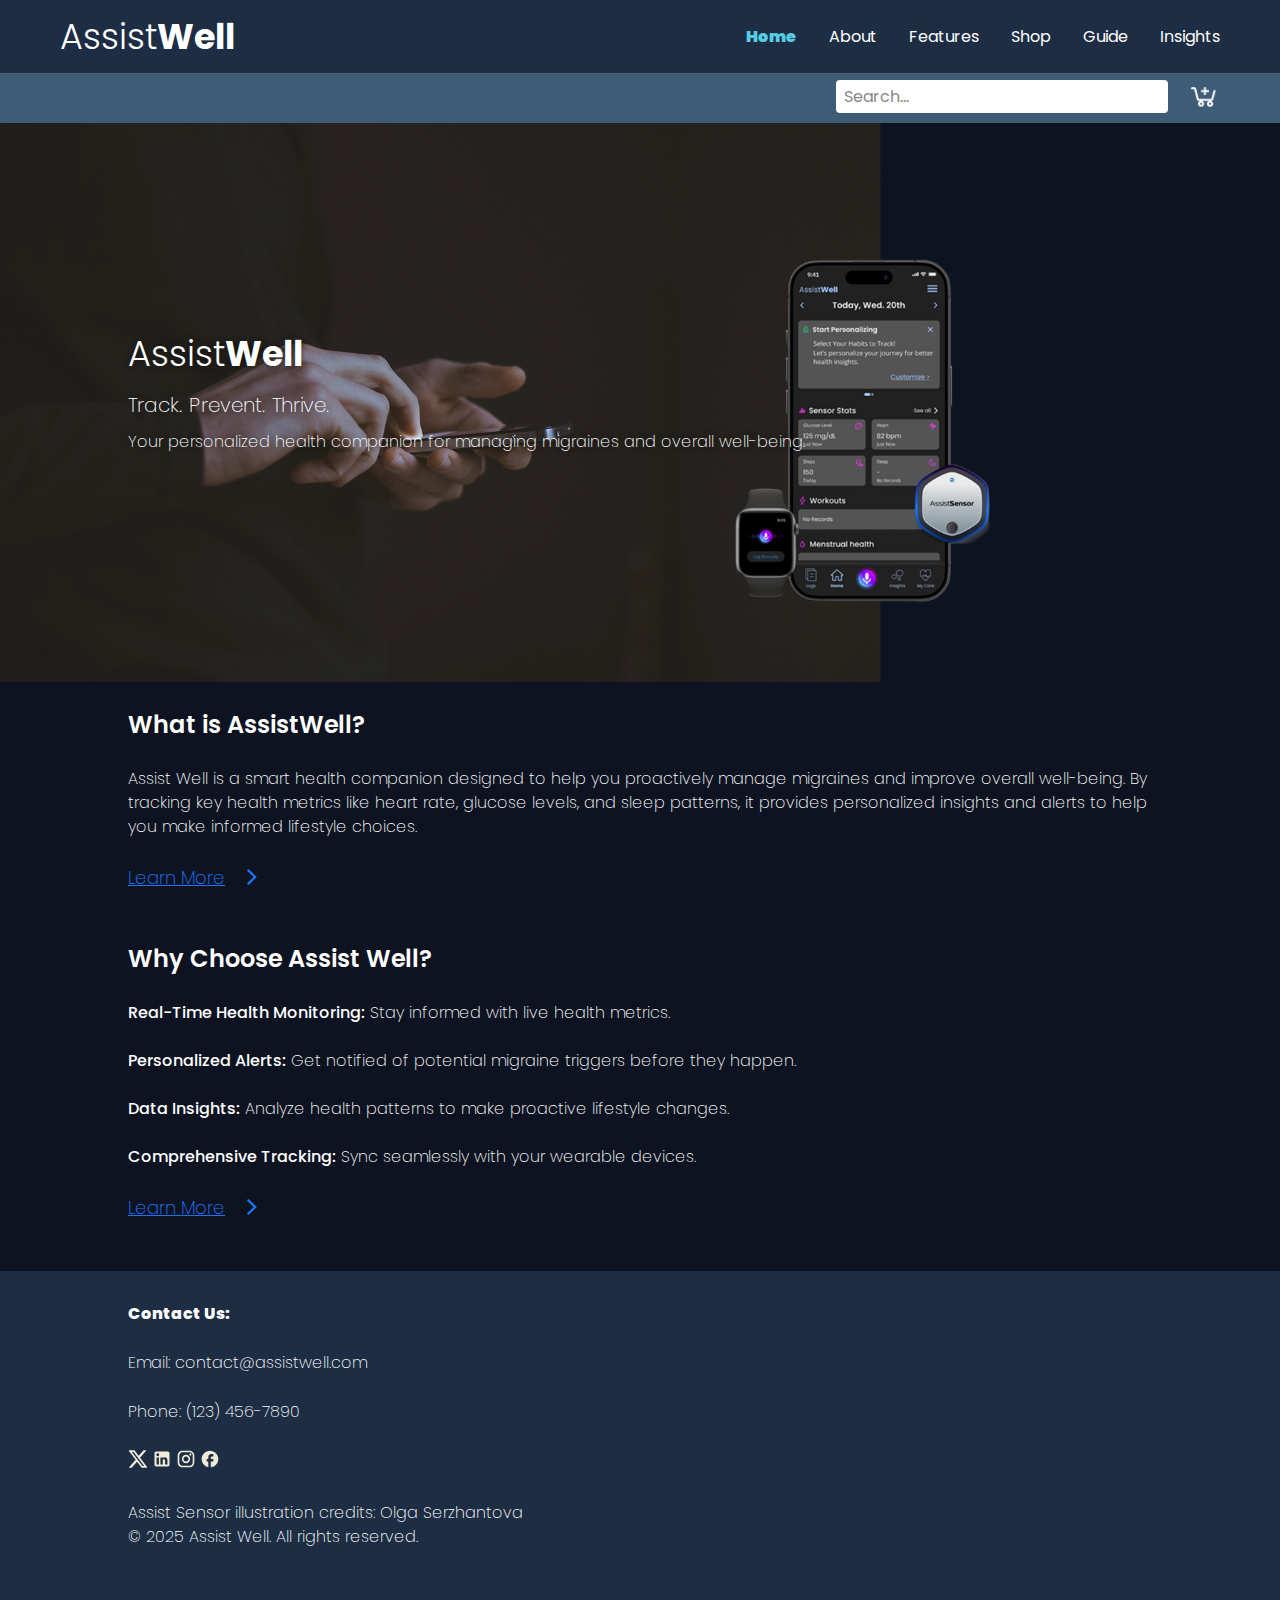
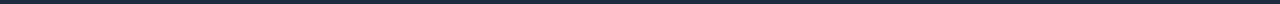
<file: index.html>
<!DOCTYPE html>
<html lang="en">
<body style="background-color:#0D1321;">
<head>
    <meta charset="UTF-8">
    <meta name="viewport" content="width=device-width, initial-scale=1.0">
    <title>Assist Well</title>
    <link rel="stylesheet" href="style.css">
    <link rel="preconnect" href="https://fonts.googleapis.com">
<link rel="preconnect" href="https://fonts.gstatic.com" crossorigin>
<link href="https://fonts.googleapis.com/css2?family=Poppins:ital,wght@0,100;0,200;0,300;0,400;0,500;0,600;0,700;0,800;0,900;1,100;1,200;1,300;1,400;1,500;1,600;1,700;1,800;1,900&display=swap" rel="stylesheet">
</head>
<body>
    <header>
        <!-- Primary Navigation-->
    
        <nav class="navbar">
            <div class="logo">Assist<span>Well</span></div>
  
            <!-- Hamburger Icon for mobile -->
            <div class="hamburger" id="hamburger">
              ☰
            </div>
  
            <!-- Navigation Links -->
            <ul class="nav-links" id="nav-links">
                <li><a href="index.html" style="color: #58cce6; font-weight: 1000;">Home</a></li>
                <li><a href="about.html">About</a></li>
                <li><a href="features.html">Features</a></li>
                <li><a href="shop.html">Shop</a></li>
                <li><a href="guide.html">Guide</a></li>
                <li><a href="insights.html">Insights</a></li>
            </ul>
        </nav>
        <!-- Secondary Navigation-->
        <div class="secondary-nav">
            <div class="nav-actions">
              <input type="text" class="search-bar" placeholder="Search..." />
              <img src="Images/la_cart-plus.png" alt="Cart" class="cart-icon" />
            </div>
        </div>
        
    </header>

    <!-- Home page top background with overlay text -->
    <section class="hero-wrapper">
        <div class="hero-container">
          <div class="hero-content">
            <h1 class="logo">Assist<span>Well</span></h1>
            <p class="p1 tagline">Track. Prevent. Thrive.</p>
            <p class="p1 description">
              Your personalized health companion for managing migraines and overall well-being.
            </p>
          </div>
        </div>
      </section>      

    
    <!--What is AssistWell -->
    <br>
    <div>
        <h1 class="h1">What is AssistWell?</h1>
    <br>
    <p class="p1-gen">Assist Well is a smart health companion designed to help you proactively manage migraines and improve overall well-being. By tracking key health metrics like heart rate, glucose levels, and sleep patterns, it provides personalized insights and alerts to help you make informed lifestyle choices.</p>
    <br>
    <a href="https://pmc.ncbi.nlm.nih.gov/articles/PMC9141901/" target="_blank">
      <div class="text-icon">
        <p class="text-link">Learn More</p>
        <img src="Images/clarity_caret-line.svg" height="24px"; width="24px">
      </div>
    </a>    
      
    </div>
    
    <!--Why Choose Assist Well -->
    <br><br>
    <div>
        <h1 class="h1">Why Choose Assist Well?</h1>
        <br>
        <p class="p1-gen"><span style="font-weight: 500"> Real-Time Health Monitoring:</span> Stay informed with live health metrics.<br>
        <br>
        <span style="font-weight: 500">Personalized Alerts:</span> Get notified of potential migraine triggers before they happen. <br>
        <br>
        <span style="font-weight: 500">Data Insights:</span> Analyze health patterns to make proactive lifestyle changes.<br>
        <br>
        <span style="font-weight: 500">Comprehensive Tracking:</span> Sync seamlessly with your wearable devices.</p><br>
        <a href="https://www.figma.com/proto/e8rl8XJ2S8O9Ee38YOv9Rc/AssistWell?page-id=1215%3A343&node-id=1573-3775&viewport=778%2C108%2C0.11&t=KUFI2XzHcleC4yBM-1&scaling=scale-down&content-scaling=fixed&starting-point-node-id=1573%3A3775&show-proto-sidebar=1" target="_blank">
          <div class="text-icon">
            <p class="text-link">Learn More</p>
            <img src="Images/clarity_caret-line.svg" height="24px"; width="24px">
          </div>
        </a>
          <br><br>
    </div>
    <!-- Footer -->
     <footer class="footer">
        <p class="footer-title"> Contact Us:</p><br>
        <p class="footer-body"> Email: contact@assistwell.com</p><br>
        <p class="footer-body"> Phone: (123) 456-7890</p><br>
        <img src="Images/prime_twitter.svg" height="20px"; width="20px">
        <img src="Images/mdi_linkedin.svg" height="20px"; width="20px">
        <img src="Images/mdi_instagram.svg" height="20px"; width="20px">
        <img src="Images/ic_baseline-facebook.svg" height="20px"; width="20px">
        <br><br>
        <p class="footer-body"> Assist Sensor illustration credits: Olga Serzhantova</p>
        <p class="footer-body"> © 2025 Assist Well. All rights reserved.</p><br>
     </footer>

     <script>
        const hamburger = document.getElementById('hamburger');
        const navLinks = document.getElementById('nav-links');
      
        hamburger.addEventListener('click', () => {
          navLinks.classList.toggle('show');
        });
      </script>
</body>
</html>
</file>
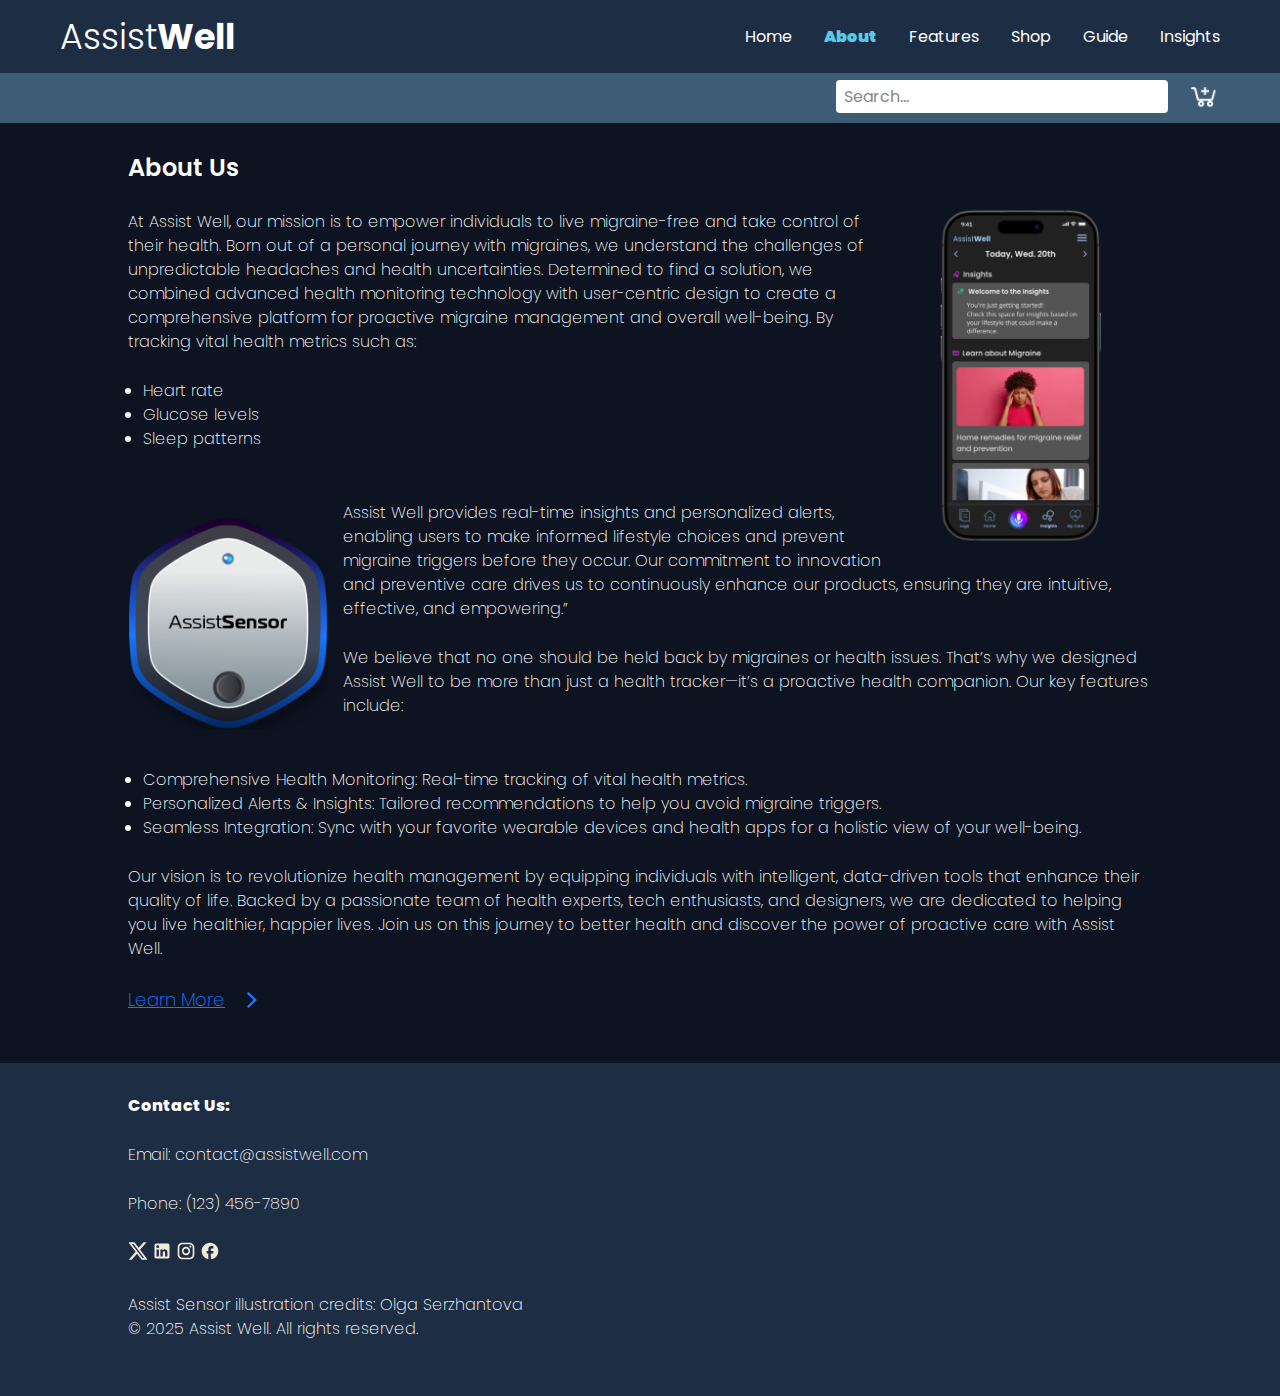
<file: about.html>
<!DOCTYPE html>
<html lang="en">
<body style="background-color:#0D1321;">
<head>
    <meta charset="UTF-8">
    <meta name="viewport" content="width=device-width, initial-scale=1.0">
    <title>Assist Well</title>
    <link rel="stylesheet" href="style.css">
    <link rel="preconnect" href="https://fonts.googleapis.com">
<link rel="preconnect" href="https://fonts.gstatic.com" crossorigin>
<link href="https://fonts.googleapis.com/css2?family=Poppins:ital,wght@0,100;0,200;0,300;0,400;0,500;0,600;0,700;0,800;0,900;1,100;1,200;1,300;1,400;1,500;1,600;1,700;1,800;1,900&display=swap" rel="stylesheet">
</head>
<body>
    <header>
        <!-- Primary Navigation-->
    
        <nav class="navbar">
            <div class="logo">Assist<span>Well</span></div>
  
            <!-- Hamburger Icon for mobile -->
            <div class="hamburger" id="hamburger">
              ☰
            </div>
  
            <!-- Navigation Links -->
            <ul class="nav-links" id="nav-links">
                <li><a href="index.html">Home</a></li>
                <li><a href="about.html" style="color: #58cce6; font-weight: 1000;">About</a></li>
                <li><a href="features.html">Features</a></li>
                <li><a href="shop.html">Shop</a></li>
                <li><a href="guide.html">Guide</a></li>
                <li><a href="insights.html">Insights</a></li>
            </ul>
        </nav>
        <!-- Secondary Navigation-->
        <div class="secondary-nav">
            <div class="nav-actions">
              <input type="text" class="search-bar" placeholder="Search..." />
              <img src="Images/la_cart-plus.png" alt="Cart" class="cart-icon" />
            </div>
        </div>
        
    </header>
    
    <!--About Us: text with images -->
    <br><br>
    <div>
        <h1 class="h1">About Us</h1><br>
    <p class="p1-gen">
        <img Src="Images/Insights Page_thumb.png" alt="Mobile Application Image" style="float: right; margin: 0 15px 15px 0; width: 248px; height: 495">
        At Assist Well, our mission is to empower individuals to live migraine-free and take control of their health.  
        Born out of a personal journey with migraines, we understand the challenges of unpredictable headaches and health uncertainties. Determined to find a solution, we combined advanced health monitoring technology with user-centric design to create a comprehensive platform for proactive migraine management and overall well-being. By tracking vital health metrics such as:
    </p>
    <br>    
    <ul class="p1" style="margin-left: 143px"> 
        <li>Heart rate</li>
        <li>Glucose levels</li>
        <li>Sleep patterns</li>
        </ul>
    <br>
    </div>
    <br>
    <div>
        <p class="p1-gen">
            <img Src="Images/Asset 221 1.png" alt="Assist Sensor Image" style="float: left; margin: 15px 15px 15px 0; width: 200px">
            Assist Well provides real-time insights and personalized alerts, enabling users to make informed lifestyle choices and prevent migraine triggers before they occur. Our commitment to innovation and preventive care drives us to continuously enhance our products, ensuring they are intuitive, effective, and empowering.”</p>
    <br>
        <p class="p1-gen">We believe that no one should be held back by migraines or health issues. That’s why we designed Assist Well to be more than just a health tracker—it’s a proactive health companion. Our key features include:</p>
    <br>   <br>  
        <ul class="p1-gen" style="margin-left: 143px"> 
            <li>Comprehensive Health Monitoring: Real-time tracking of vital health metrics.</li>
            <li>Personalized Alerts & Insights: Tailored recommendations to help you avoid migraine triggers.</li>
            <li>Seamless Integration: Sync with your favorite wearable devices and health apps for a holistic view of your well-being.</li>
            </ul>
            <br>
        <p class="p1-gen">Our vision is to revolutionize health management by equipping individuals with intelligent, data-driven tools that enhance their quality of life. Backed by a passionate team of health experts, tech enthusiasts, and designers, we are dedicated to helping you live healthier, happier lives. Join us on this journey to better health and discover the power of proactive care with Assist Well.</p>
    <br>
    
        <a href="https://aranushkanene.wixsite.com/anushka-hirlekar-1/assistwell" target="_blank">
        <div class="text-icon">
            <p class="text-link">Learn More</p>
            <img src="Images/clarity_caret-line.svg" height="24px"; width="24px">
        </div>
        </a>
    </div>
<br><br>
    <!-- Footer -->
    <footer class="footer">
        <p class="footer-title"> Contact Us:</p><br>
        <p class="footer-body"> Email: contact@assistwell.com</p><br>
        <p class="footer-body"> Phone: (123) 456-7890</p><br>
        <img src="Images/prime_twitter.svg" height="20px"; width="20px">
        <img src="Images/mdi_linkedin.svg" height="20px"; width="20px">
        <img src="Images/mdi_instagram.svg" height="20px"; width="20px">
        <img src="Images/ic_baseline-facebook.svg" height="20px"; width="20px">
        <br><br>
        <p class="footer-body"> Assist Sensor illustration credits: Olga Serzhantova</p>
        <p class="footer-body"> © 2025 Assist Well. All rights reserved.</p><br>
     </footer>

     <script>
        const hamburger = document.getElementById('hamburger');
        const navLinks = document.getElementById('nav-links');
      
        hamburger.addEventListener('click', () => {
          navLinks.classList.toggle('show');
        });
      </script>
</body>
</html>
</file>
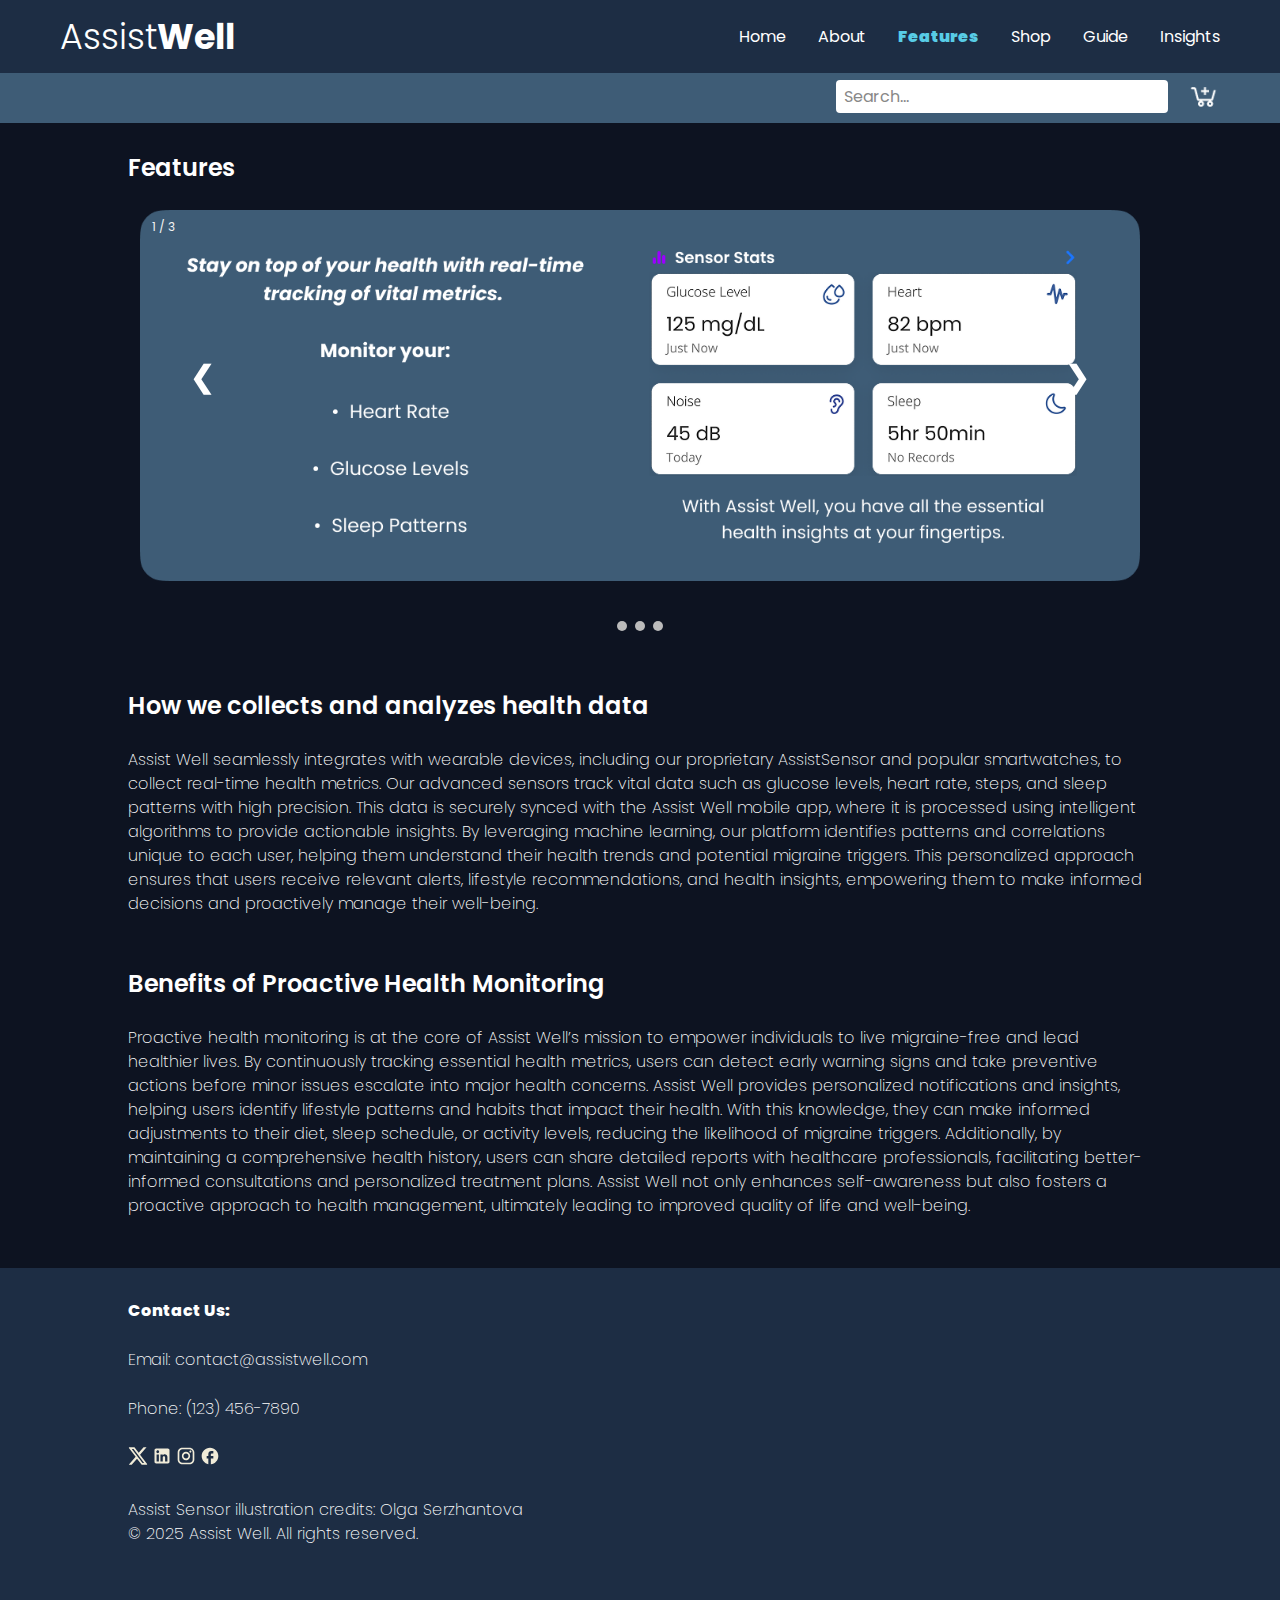
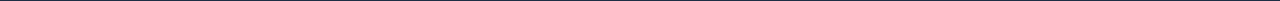
<file: features.html>
<!DOCTYPE html>
<html lang="en">
<body style="background-color:#0D1321;">
<head>
    <meta charset="UTF-8">
    <meta name="viewport" content="width=device-width, initial-scale=1.0">
    <title>Assist Well</title>
    <link rel="stylesheet" href="style.css">
    <link rel="preconnect" href="https://fonts.googleapis.com">
<link rel="preconnect" href="https://fonts.gstatic.com" crossorigin>
<link href="https://fonts.googleapis.com/css2?family=Poppins:ital,wght@0,100;0,200;0,300;0,400;0,500;0,600;0,700;0,800;0,900;1,100;1,200;1,300;1,400;1,500;1,600;1,700;1,800;1,900&display=swap" rel="stylesheet">
</head>
<body>
    <header>
        <!-- Primary Navigation-->
    
        <nav class="navbar">
            <div class="logo">Assist<span>Well</span></div>
  
            <!-- Hamburger Icon for mobile -->
            <div class="hamburger" id="hamburger">
              ☰
            </div>
  
            <!-- Navigation Links -->
            <ul class="nav-links" id="nav-links">
                <li><a href="index.html">Home</a></li>
                <li><a href="about.html">About</a></li>
                <li><a href="features.html" style="color: #58cce6; font-weight: 1000;">Features</a></li>
                <li><a href="shop.html">Shop</a></li>
                <li><a href="guide.html">Guide</a></li>
                <li><a href="insights.html">Insights</a></li>
            </ul>
        </nav>
        <!-- Secondary Navigation-->
        <div class="secondary-nav">
            <div class="nav-actions">
              <input type="text" class="search-bar" placeholder="Search..." />
              <img src="Images/la_cart-plus.png" alt="Cart" class="cart-icon" />
            </div>
        </div>
        
    </header>
    <!-- Features: carousel -->
    <br><br>
    <h1 class="h1">Features</h1>
    <br>
    <!--Carousel (W3school)-->
    <!-- Slideshow container -->
    <div class="slideshow-container">

    <!-- Full-width images with number and caption text -->
    <div class="mySlides fade">
      <div class="numbertext">1 / 3</div>
      <img src="Slideshow/C1.png" style="width:100%">
    </div>
  
    <div class="mySlides fade">
      <div class="numbertext">2 / 3</div>
      <img src="Slideshow/C2.png" style="width:100%">
    </div>
  
    <div class="mySlides fade">
      <div class="numbertext">3 / 3</div>
      <img src="Slideshow/C3.png" style="width:100%">
    </div>
  
    <!-- Next and previous buttons -->
    <a class="prev" onclick="plusSlides(-1)">&#10094;</a>
    <a class="next" onclick="plusSlides(1)">&#10095;</a>
    </div>
    <br>
  
    <!-- The dots/circles -->
    <div style="text-align:center">
    <span class="dot" onclick="currentSlide(1)"></span>
    <span class="dot" onclick="currentSlide(2)"></span>
    <span class="dot" onclick="currentSlide(3)"></span>
    </div>

    <br><br>
    <!-- How we collects and analyzes health data -->
    <h1 class="h1">How we collects and analyzes health data</h1>
    <br><P class="p1-gen">Assist Well seamlessly integrates with wearable devices, including our proprietary AssistSensor and popular smartwatches, to collect real-time health metrics. Our advanced sensors track vital data such as glucose levels, heart rate, steps, and sleep patterns with high precision. This data is securely synced with the Assist Well mobile app, where it is processed using intelligent algorithms to provide actionable insights. By leveraging machine learning, our platform identifies patterns and correlations unique to each user, helping them understand their health trends and potential migraine triggers. This personalized approach ensures that users receive relevant alerts, lifestyle recommendations, and health insights, empowering them to make informed decisions and proactively manage their well-being.</P>
    <br><br>
    <!-- Benefits of Proactive Health Monitoring -->
    <h1 class="h1">Benefits of Proactive Health Monitoring</h1>
    <br><P class="p1-gen">Proactive health monitoring is at the core of Assist Well’s mission to empower individuals to live migraine-free and lead healthier lives. By continuously tracking essential health metrics, users can detect early warning signs and take preventive actions before minor issues escalate into major health concerns. Assist Well provides personalized notifications and insights, helping users identify lifestyle patterns and habits that impact their health. With this knowledge, they can make informed adjustments to their diet, sleep schedule, or activity levels, reducing the likelihood of migraine triggers. Additionally, by maintaining a comprehensive health history, users can share detailed reports with healthcare professionals, facilitating better-informed consultations and personalized treatment plans. Assist Well not only enhances self-awareness but also fosters a proactive approach to health management, ultimately leading to improved quality of life and well-being.</P>
    <br><br>
    <!-- Footer-->
    <footer class="footer">
        <p class="footer-title"> Contact Us:</p><br>
        <p class="footer-body"> Email: contact@assistwell.com</p><br>
        <p class="footer-body"> Phone: (123) 456-7890</p><br>
        <img src="Images/prime_twitter.svg" height="20px"; width="20px">
        <img src="Images/mdi_linkedin.svg" height="20px"; width="20px">
        <img src="Images/mdi_instagram.svg" height="20px"; width="20px">
        <img src="Images/ic_baseline-facebook.svg" height="20px"; width="20px">
        <br><br>
        <p class="footer-body"> Assist Sensor illustration credits: Olga Serzhantova</p>
        <p class="footer-body"> © 2025 Assist Well. All rights reserved.</p><br>
     </footer>
</body>
<script>

    const hamburger = document.getElementById('hamburger');
    const navLinks = document.getElementById('nav-links');
      
    hamburger.addEventListener('click', () => {
      navLinks.classList.toggle('show');
    });

let slideIndex = 0;
showSlides();

function showSlides() {
  let i;
  let slides = document.getElementsByClassName("mySlides");
  for (i = 0; i < slides.length; i++) {
    slides[i].style.display = "none";
  }
  slideIndex++;
  if (slideIndex > slides.length) {slideIndex = 1}
  slides[slideIndex-1].style.display = "block";
  setTimeout(showSlides, 5000); // Change image every 5 seconds
}
</script>
</html>
</file>
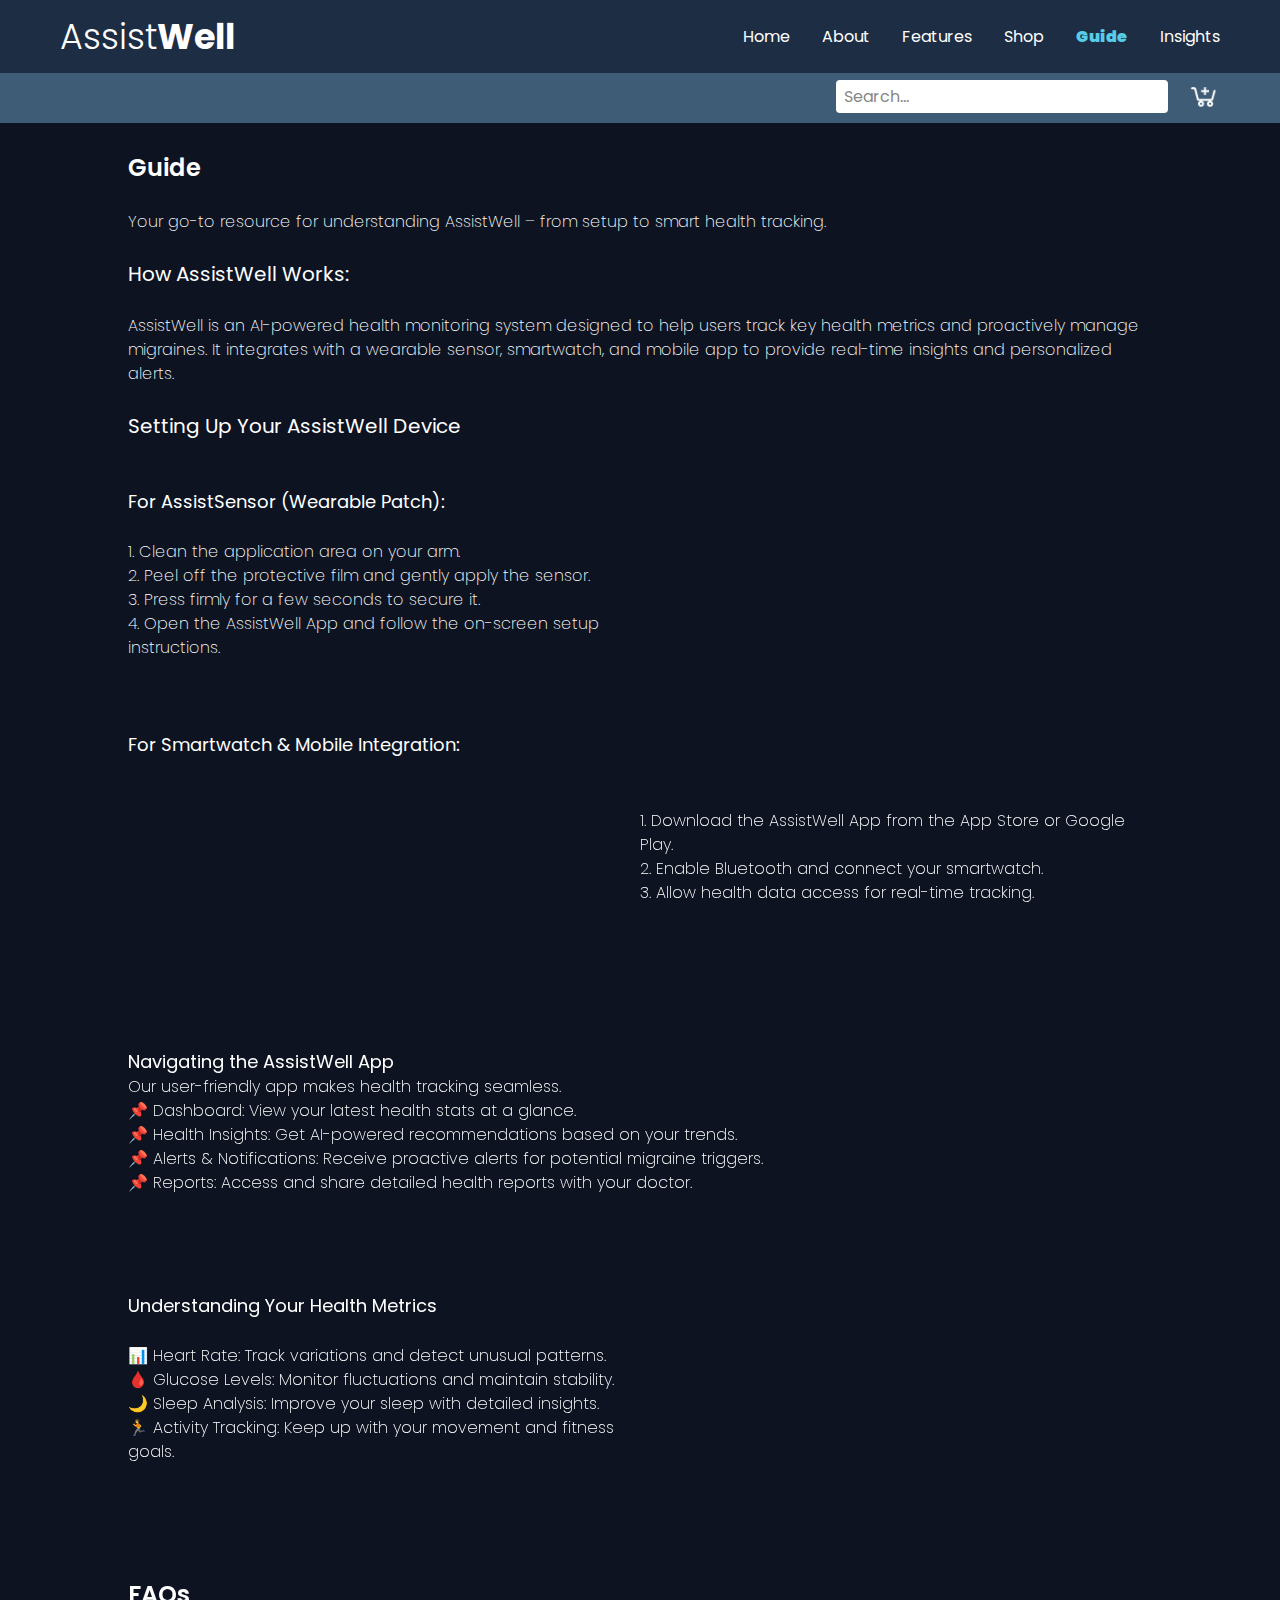
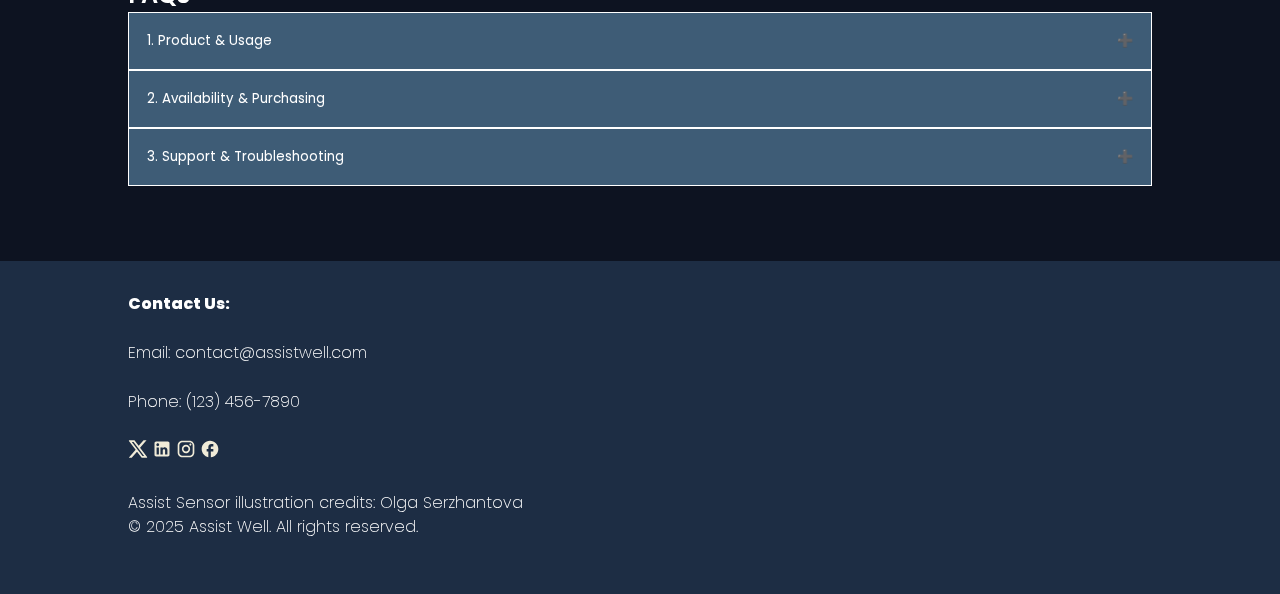
<file: guide.html>
<!DOCTYPE html>
<html lang="en">
<body style="background-color:#0D1321;">
<head>
    <meta charset="UTF-8">
    <meta name="viewport" content="width=device-width, initial-scale=1.0">
    <title>Assist Well</title>
    <link rel="stylesheet" href="style.css">
    <link rel="preconnect" href="https://fonts.googleapis.com">
<link rel="preconnect" href="https://fonts.gstatic.com" crossorigin>
<link href="https://fonts.googleapis.com/css2?family=Poppins:ital,wght@0,100;0,200;0,300;0,400;0,500;0,600;0,700;0,800;0,900;1,100;1,200;1,300;1,400;1,500;1,600;1,700;1,800;1,900&display=swap" rel="stylesheet">
</head>
<body>
    <header>
        <!-- Primary Navigation-->
    
        <nav class="navbar">
            <div class="logo">Assist<span>Well</span></div>
  
            <!-- Hamburger Icon for mobile -->
            <div class="hamburger" id="hamburger">
              ☰
            </div>
  
            <!-- Navigation Links -->
            <ul class="nav-links" id="nav-links">
                <li><a href="index.html">Home</a></li>
                <li><a href="about.html">About</a></li>
                <li><a href="features.html">Features</a></li>
                <li><a href="shop.html">Shop</a></li>
                <li><a href="guide.html" style="color: #58cce6; font-weight: 1000;">Guide</a></li>
                <li><a href="insights.html">Insights</a></li>
            </ul>
        </nav>
        <!-- Secondary Navigation-->
        <div class="secondary-nav">
            <div class="nav-actions">
              <input type="text" class="search-bar" placeholder="Search..." />
              <img src="Images/la_cart-plus.png" alt="Cart" class="cart-icon" />
            </div>
        </div>
        
    </header>
    <!-- Guide -->
    <br><br>
    <h1 class="h1">Guide</h1>
    <br><P class="p1-gen">Your go-to resource for understanding AssistWell – from setup to smart health tracking.</P>
    <br><p class="h2">How AssistWell Works: </p>
    <br><p class="p1-gen">AssistWell is an AI-powered health monitoring system designed to help users track key health metrics and proactively manage migraines. It integrates with a wearable sensor, smartwatch, and mobile app to provide real-time insights and personalized alerts.</p>
    <br>

    <!--Setting Up Your AssistWell Device -->
    <h2 class="h2">Setting Up Your AssistWell Device</h1><br>
    
    <!-- Video 1 -->
    <div class="section1">
        <div class="section-item">
        <h3 class="h3-columns">For AssistSensor (Wearable Patch):</h3><br>
        <p class="p1-columns">1. Clean the application area on your arm.</p>
        <p class="p1-columns">2. Peel off the protective film and gently apply the sensor.</p>
        <p class="p1-columns">3. Press firmly for a few seconds to secure it.</p>
        <p class="p1-columns">4. Open the AssistWell App and follow the on-screen setup instructions.</p>
        </div>
        <div class="section-item">
            <iframe width="400" height="200" src="https://www.youtube.com/embed/Fce5Tyul6ng?si=vz5DxnEDjMcEwBJR" title="YouTube video player" frameborder="0" allow="accelerometer; autoplay; clipboard-write; encrypted-media; gyroscope; picture-in-picture; web-share" referrerpolicy="strict-origin-when-cross-origin" allowfullscreen></iframe>
        </div>
    </div>
    <br><br>
    <!-- Video 2 -->
    <div class="section1">
        <div class="section-item">
        <h3 class="h3-columns">For Smartwatch & Mobile Integration:</h3><br>
        <iframe width="400" height="200" src="https://www.youtube.com/embed/pKlDurt89FQ?si=jNWASvSVsnCmuwsp" title="YouTube video player" frameborder="0" allow="accelerometer; autoplay; clipboard-write; encrypted-media; gyroscope; picture-in-picture; web-share" referrerpolicy="strict-origin-when-cross-origin" allowfullscreen></iframe>
        </div>
        <div class="section-item">
            <p class="p1-columns">1. Download the AssistWell App from the App Store or Google Play.</p>
            <p class="p1-columns">2. Enable Bluetooth and connect your smartwatch.</p>
            <p class="p1-columns">3. Allow health data access for real-time tracking.</p>
        </div>
    </div>
<br><br>
    <!-- Navigating the AssistWell App -->
    <div>
        <h3 class="h3">Navigating the AssistWell App</h3>
        <p class="p1-gen">Our user-friendly app makes health tracking seamless.</p>
        <p class="p1-gen">📌 Dashboard: View your latest health stats at a glance.</p>
        <p class="p1-gen">📌 Health Insights: Get AI-powered recommendations based on your trends.</p>
        <p class="p1-gen">📌 Alerts & Notifications: Receive proactive alerts for potential migraine triggers.</p>
        <p class="p1-gen">📌 Reports: Access and share detailed health reports with your doctor.</p>
    </div>
    <br><br><br>
    <!-- Video 3 -->
    <div class="section1">
        <div class="section-item">
        <h3 class="h3-columns">Understanding Your Health Metrics</h3><br>
        <p class="p1-columns">📊 Heart Rate: Track variations and detect unusual patterns.</p>
        <p class="p1-columns">🩸 Glucose Levels: Monitor fluctuations and maintain stability.</p>
        <p class="p1-columns">🌙 Sleep Analysis: Improve your sleep with detailed insights.</p>
        <p class="p1-columns">🏃 Activity Tracking: Keep up with your movement and fitness goals.</p>
        </div>
        <div class="section-item">
            <iframe width="400" height="200" src="https://www.youtube.com/embed/E1W6CQYjYeo?si=C9ViyM-X7ZEWLZfJ" title="YouTube video player" frameborder="0" allow="accelerometer; autoplay; clipboard-write; encrypted-media; gyroscope; picture-in-picture; web-share" referrerpolicy="strict-origin-when-cross-origin" allowfullscreen></iframe>
        </div>
    </div>
    <br><br>
        <!-- FAQs Section-->
    <br><br>
    <h1 class="h1">FAQs</h1>
    <!--W3 School_Accordion-->
    <button class="accordion">1. Product & Usage</button>
    <div class="panel">
        <br>
        <ul>
            <li>What is AssistWell, and how does it work?</li>
        </ul>
        <p>AssistWell is an advanced migraine management system that tracks key health metrics, identifies triggers, and provides personalized insights to help prevent migraines.</p>
        <br><br>
        <ul>
            <li>How do I use the AssistWell Sensor?</li>
        </ul>
        <p>The AssistWell Sensor is a prescription-only device that continuously monitors your health data. Your doctor will provide guidance on how to use, replace and place the sensor for optimal results.</p>
        <br><br>
        <ul>
            <li>Is the AssistWell Sensor reusable?</li>
        </ul>
        <p>Yes! The AssistWell Sensor itself is reusable; however, the adhesive patch that connects the sensor to your skin needs to be replaced every 15 days for optimal performance. Your first order includes 4 adhesive patches, providing you with a two-month supply. Additional replacement patches can be purchased separately as needed.</p>
        <br>
    </div>

    <button class="accordion">2. Availability & Purchasing</button>
    <div class="panel">
        <br>
        <ul>
            <li>Where can I buy AssistWell products?</li>
        </ul>
        <p>Our wellness products, such as the Aura Glasses and Therapy Wrap, are available for purchase through our online store. However, the AssistWell Sensor is only available via prescription from a licensed healthcare provider.</p>
        <br>
    <br><p>
        <ul>
            <li>Can I get AssistWell products internationally?</li>
        </ul>
        <p>Currently, we ship AssistWell wellness products to select countries. Check our website for availability in your region.</p>
        <br>
    </div>

    <button class="accordion">3. Support & Troubleshooting</button>
    <div class="panel">
        <br>
        <ul>
            <li>What should I do if my AssistWell Sensor stops working?</li>
        </ul>
        <p>If you experience issues with your sensor, contact your healthcare provider or reach out to our support team for troubleshooting steps.</p>
        <br>
        <ul>
            <li>Can I return or exchange my AssistWell product?</li>
        </ul>
        <p>We accept returns for unused wellness products within 30 days of purchase. Prescription-based products, like the AssistWell Sensor, follow different return policies based on medical guidelines.</p>
        <br>
        <ul>
            <li>How do I contact customer support?</li>
        </ul>
        <p>You can reach us via email at support@assistwell.com or call our customer care team at +1(234) 567 8910, during business hours.</p>
        <br>
    </div>
    <br><br><br><br>

    <!--Footer-->
    <footer class="footer">
        <p class="footer-title"> Contact Us:</p><br>
        <p class="footer-body"> Email: contact@assistwell.com</p><br>
        <p class="footer-body"> Phone: (123) 456-7890</p><br>
        <img src="Images/prime_twitter.svg" height="20px"; width="20px">
        <img src="Images/mdi_linkedin.svg" height="20px"; width="20px">
        <img src="Images/mdi_instagram.svg" height="20px"; width="20px">
        <img src="Images/ic_baseline-facebook.svg" height="20px"; width="20px">
        <br><br>
        <p class="footer-body"> Assist Sensor illustration credits: Olga Serzhantova</p>
        <p class="footer-body"> © 2025 Assist Well. All rights reserved.</p><br>
     </footer>
</body>
<script>
    var acc = document.getElementsByClassName("accordion");
var i;

for (i = 0; i < acc.length; i++) {
  acc[i].addEventListener("click", function() {
    /* Toggle between adding and removing the "active" class,
    to highlight the button that controls the panel */
    this.classList.toggle("active");

    /* Toggle between hiding and showing the active panel */
    var panel = this.nextElementSibling;
    if (panel.style.display === "block") {
      panel.style.display = "none";
    } else {
      panel.style.display = "block";
    }
  });
}
</script>
<script>
    const hamburger = document.getElementById('hamburger');
    const navLinks = document.getElementById('nav-links');
  
    hamburger.addEventListener('click', () => {
      navLinks.classList.toggle('show');
    });
  </script>
</html>
</file>
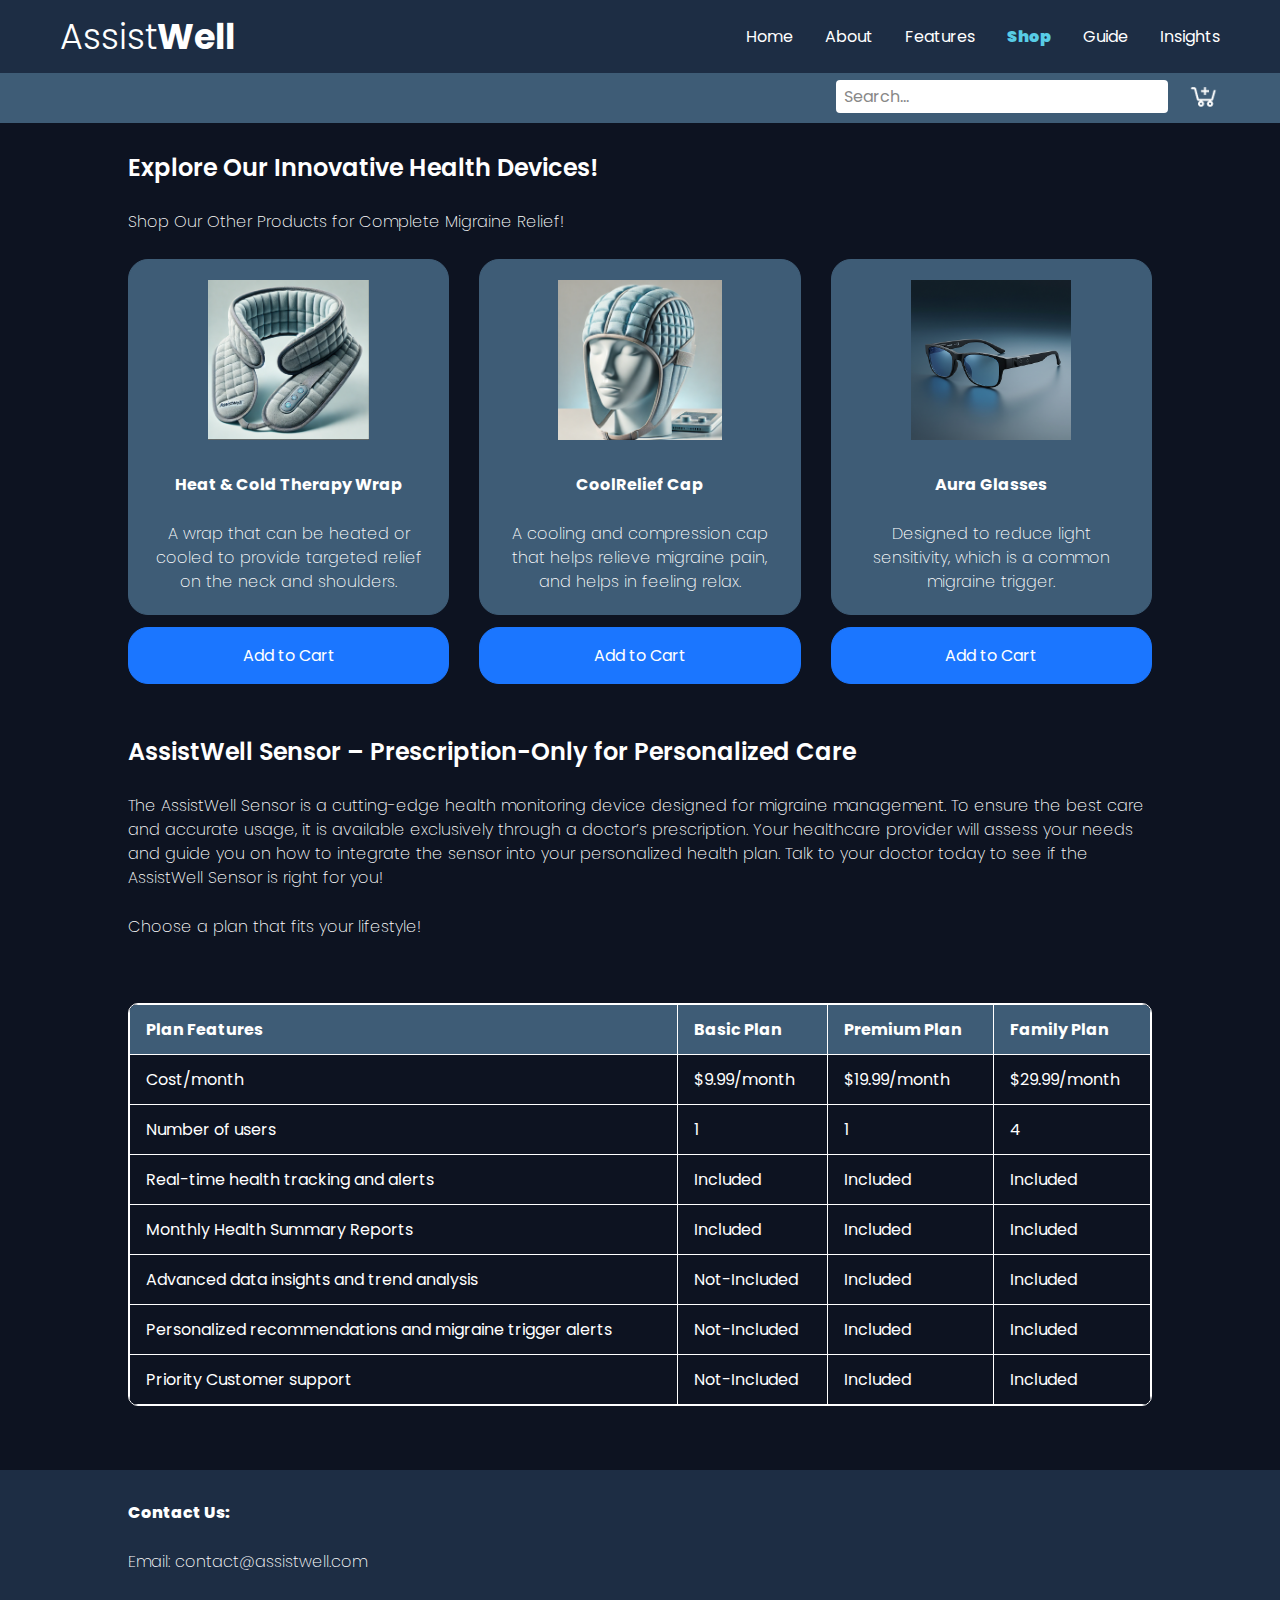
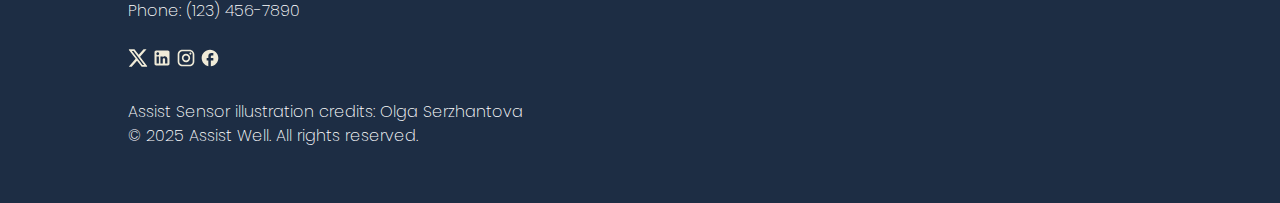
<file: shop.html>
<!DOCTYPE html>
<html lang="en">
<body style="background-color:#0D1321;">
<head>
    <meta charset="UTF-8">
    <meta name="viewport" content="width=device-width, initial-scale=1.0">
    <title>Assist Well</title>
    <link rel="stylesheet" href="style.css">
    <link rel="preconnect" href="https://fonts.googleapis.com">
<link rel="preconnect" href="https://fonts.gstatic.com" crossorigin>
<link href="https://fonts.googleapis.com/css2?family=Poppins:ital,wght@0,100;0,200;0,300;0,400;0,500;0,600;0,700;0,800;0,900;1,100;1,200;1,300;1,400;1,500;1,600;1,700;1,800;1,900&display=swap" rel="stylesheet">
</head>
<body>
    <header>
        <!-- Primary Navigation-->
    
        <nav class="navbar">
            <div class="logo">Assist<span>Well</span></div>
  
            <!-- Hamburger Icon for mobile -->
            <div class="hamburger" id="hamburger">
              ☰
            </div>
  
            <!-- Navigation Links -->
            <ul class="nav-links" id="nav-links">
                <li><a href="index.html">Home</a></li>
                <li><a href="about.html">About</a></li>
                <li><a href="features.html">Features</a></li>
                <li><a href="shop.html" style="color: #58cce6; font-weight: 1000;">Shop</a></li>
                <li><a href="guide.html">Guide</a></li>
                <li><a href="insights.html">Insights</a></li>
            </ul>
        </nav>
        <!-- Secondary Navigation-->
        <div class="secondary-nav">
            <div class="nav-actions">
              <input type="text" class="search-bar" placeholder="Search..." />
              <img src="Images/la_cart-plus.png" alt="Cart" class="cart-icon" />
            </div>
        </div>
        
    </header>
    <!-- Explore Our Innovative Health Devices! -->
    <br><br>
    <h1 class="h1">Explore Our Innovative Health Devices!</h1>
    <br><p class="p1-gen">Shop Our Other Products for Complete Migraine Relief!</p><br>

    <!--Grid Column-->
    <!-- Shop Grid: Each column has a product and CTA -->
<div class="shop-grid">
    <div class="product-column">
        <div class="grid-item">
            <img src="Images/image 2.png" height="160px">
            <br><br>
            <p><strong>Heat & Cold Therapy Wrap</strong></p>
            <br><p class="p1-columns">A wrap that can be heated or cooled to provide targeted relief on the neck and shoulders.</p>
        </div>
        <div class="CTA-item">Add to Cart</div>
    </div>

    <div class="product-column">
        <div class="grid-item">
            <img src="Images/image 1.png" height="160px">
            <br><br>
            <p><strong>CoolRelief Cap</strong></p>
            <br><p class="p1-columns">A cooling and compression cap that helps relieve migraine pain, and helps in feeling relax. </p>
        </div>
        <div class="CTA-item">Add to Cart</div>
    </div>

    <div class="product-column">
        <div class="grid-item">
            <img src="Images/unnamed.png" height="160px">
            <br><br>
            <p><strong>Aura Glasses</strong></p>
            <br><p class="p1-columns">Designed to reduce light sensitivity, which is a common migraine trigger.</p>
        </div>
        <div class="CTA-item">Add to Cart</div>
    </div>
</div>


    <!-- AssistWell Sensor – Prescription-Only for Personalized Care -->
    <br><br>
    <h1 class="h1">AssistWell Sensor – Prescription-Only for Personalized Care</h1>
    <br><P class="p1-gen">The AssistWell Sensor is a cutting-edge health monitoring device designed for migraine management. To ensure the best care and accurate usage, it is available exclusively through a doctor’s prescription. Your healthcare provider will assess your needs and guide you on how to integrate the sensor into your personalized health plan. Talk to your doctor today to see if the AssistWell Sensor is right for you!</P>
    <br><p class="p1-gen">Choose a plan that fits your lifestyle!</p>
    <!-- Sortable Table Section -->
    <section class="sortable-table-section">
        <div class="table-container">
            <table id="sortableTable">
                <thead>
                    <tr>
                        <th class="sortable">Plan Features</th>
                        <th class="sortable">Basic Plan</th>
                        <th class="sortable">Premium Plan</th>
                        <th class="sortable">Family Plan</th>
                    </tr>
                </thead>
                <tbody>
                    <tr><td>Cost/month</td><td>$9.99/month</td><td>$19.99/month</td><td>$29.99/month</td></tr>
                    <tr><td>Number of users</td><td>1</td><td>1</td><td>4</td></tr>
                    <tr><td>Real-time health tracking and alerts</td><td>Included </td><td>Included </td><td>Included </td></tr>
                    <tr><td>Monthly Health Summary Reports</td><td>Included </td><td>Included </td><td>Included </td></tr>
                    <tr><td>Advanced data insights and trend analysis</td><td>Not-Included</td><td>Included </td><td>Included </td></tr>
                    <tr><td>Personalized recommendations and migraine trigger alerts</td><td>Not-Included</td><td>Included</td><td>Included</td></tr>
                    <tr><td>Priority Customer support</td><td>Not-Included</td><td>Included</td><td>Included</td></tr>
                </tbody>
            </table>
        </div>
  </section>

    <footer class="footer">
        <p class="footer-title"> Contact Us:</p><br>
        <p class="footer-body"> Email: contact@assistwell.com</p><br>
        <p class="footer-body"> Phone: (123) 456-7890</p><br>
        <img src="Images/prime_twitter.svg" height="20px"; width="20px">
        <img src="Images/mdi_linkedin.svg" height="20px"; width="20px">
        <img src="Images/mdi_instagram.svg" height="20px"; width="20px">
        <img src="Images/ic_baseline-facebook.svg" height="20px"; width="20px">
        <br><br>
        <p class="footer-body"> Assist Sensor illustration credits: Olga Serzhantova</p>
        <p class="footer-body"> © 2025 Assist Well. All rights reserved.</p><br>
     </footer>

     <script>
        const hamburger = document.getElementById('hamburger');
        const navLinks = document.getElementById('nav-links');
      
        hamburger.addEventListener('click', () => {
          navLinks.classList.toggle('show');
        });
      </script>

    <!-- Sorting Script -->
<script>
    document.querySelectorAll("th.sortable").forEach((header, columnIndex) => {
      header.addEventListener("click", () => {
        const table = header.closest("table");
        const tbody = table.querySelector("tbody");
        const rowsArray = Array.from(tbody.querySelectorAll("tr"));
        const ascending = !header.classList.contains("asc");
  
        rowsArray.sort((rowA, rowB) => {
          const cellA = rowA.children[columnIndex].innerText.trim();
          const cellB = rowB.children[columnIndex].innerText.trim();
  
          const isNumeric = !isNaN(cellA) && !isNaN(cellB);
          return ascending
            ? (isNumeric ? cellA - cellB : cellA.localeCompare(cellB))
            : (isNumeric ? cellB - cellA : cellB.localeCompare(cellA));
        });
  
        header.classList.toggle("asc", ascending);
        header.classList.toggle("desc", !ascending);
  
        tbody.innerHTML = "";
        rowsArray.forEach(row => tbody.appendChild(row));
      });
    });
  </script>
</body>
</html>
</file>
<file: style.css>
/* Reset and General Styling */
* {
    margin: 0;
    padding: 0;
    box-sizing: border-box;
    font-family: 'Poppins', sans-serif;
}

/* Sticky */
.sticky {
    position: sticky;
    top: 0px;
    overflow: hidden;
}

/* Primary Navigation Bar */
.navbar {
    position: fixed; 
    top: 0; 
    left: 0;
    width: 100%; 
    background-color: #1D2D44;
    color: #ffffff;
    display: flex;
    justify-content: space-between;
    align-items: center;
    padding: 10px 60px;
    z-index: 1000; 
}
/* Secondary Navigation Bar */
.secondary-nav {
    position: fixed; 
    top: 70px;
    left: 0;
    width: 100%;
    background-color: #3E5C76;
    color: #ffffff;
    display: flex;
    justify-content: right;
    align-items: center;
    padding: 10px 60px;
    z-index: 999;
}

body {
    padding-top: 100px;
}


/* Navigation Links */
.nav-links {
    list-style: none;
    display: flex;
    gap: 32px;
}
.nav-links li a {
    text-decoration: none;
    color: #ffffff;
    font-size: 16px;
    transition: color 0.3s;
}
.nav-links li a:hover {
    color: #58cce6;  /* Hover color */
}

/* Search Bar and Cart */
.nav-actions {
    display: flex;
    align-items: left;
    gap: 20px;
}

.search-bar {
    padding: 4px 8px;
    font-size: 16px;
    border: none;
    border-radius: 4px;
    color: #1D2D44;
}

.search-bar::placeholder {
    color: #888;
}

.cart-icon {
    color: #ffffff;
    width: 32px;
    height: 32px;
    cursor: pointer;
}

/* Logo Styling */
.logo {
    font-size: 35px;
    color: #ffffff;
    font-weight: 300;  
}

.logo span {
    font-weight: 700;  /* Bold 'Well' */
}

/* Hamburger hidden on desktop */
.hamburger {
    display: none;
    font-size: 28px;
    cursor: pointer;
    color: white;
}

@media (max-width: 768px) {
    .secondary-nav {
        flex-direction: row;
        justify-content: center;
        padding: 10px 20px;
    }

    .nav-actions {
        flex-direction: row;
        align-items: center;
        justify-content: space-between;
        width: 100%;
    }

    .search-bar {
        flex: 1;
        min-width: 0;
        max-width: 300px;
    }

    .cart-icon {
        width: 28px;
        height: 28px;
    }

    .search-bar {
        margin-right: 10px;
    }
}

/* Responsive styles */
@media (max-width: 768px) {
    .navbar {
        flex-wrap: wrap;
        padding: 10px 20px;
    }

    .nav-links {
        flex-direction: column;
        width: 100%;
        background-color: #1D2D44;
        display: none;
        padding: 10px 0;
    }

    .nav-links li {
        text-align: center;
        padding: 10px 0;
    }

    .nav-links.show {
        display: flex;
    }

    .hamburger {
        display: block;
    }
}

/* Body */

.h1 {
    margin-left: 128px;
    margin-right: 128px;
    align-self: stretch;
    color: #FFF;
    font-family: Poppins;
    font-size: 24px;
    font-style: normal;
    font-weight: 600;
    line-height: normal;
}

.h2 {
    margin-left: 128px;
    margin-right: 128px;
    align-self: stretch;
    color: #FFF;
    font-family: Poppins;
    font-size: 20px;
    font-style: normal;
    font-weight: 400;
    line-height: normal;
}

.h3 {
    padding-top: 8px;
    margin-left: 128px;
    margin-right: 128px;
    align-self: stretch;
    color: #FFF;
    font-family: Poppins;
    font-size: 18px;
    font-style: normal;
    font-weight: 400;
    line-height: normal;
}

.h3-columns {
    padding-top: 8px;
    align-self: stretch;
    color: #FFF;
    font-family: Poppins;
    font-size: 18px;
    font-style: normal;
    font-weight: 400;
    line-height: normal;
}

.p1-gen {
    margin-left: 128px;
    margin-right: 128px;
    align-self: stretch;
    color: #FFF;
    font-family: Poppins;
    font-size: 16px;
    font-style: normal;
    font-weight: 200;
    line-height: 1.5;
}
/* p1: hero text overlay*/
.p1 {
    margin-left: 0px;
    margin-right: 0px;
    align-self: stretch;
    color: #FFF;
    font-family: Poppins;
    font-size: 16px;
    font-style: normal;
    font-weight: 200;
    line-height: 1.5;
}

.p1-columns {
    align-self: stretch;
    color: #FFF;
    font-family: Poppins;
    font-size: 16px;
    font-style: normal;
    font-weight: 200;
    line-height: 1.5;
}

.text-icon {
    display: flex;
    align-items: center;
    gap: 15px;
}

.text-link {
    margin-left: 128px;
    margin-right: 0px;
    color: #1B76FF;
    display: flex;
    align-items: center;
    text-decoration: underline;
    gap: 5px;
    align-self: auto;
    font-size: 18px;
    font-style: normal;
    font-weight: 200;
}

/*home page hero section */
.hero-wrapper {
    width: 100%;
    display: flex;
    justify-content: center;
  }
  
  .hero-container {
    width: 100%;
    max-width: 1400px;
    aspect-ratio: 11 / 5; /* maintains 1100x500 ratio */
    background-image: url('Images/Frame 474.png');
    background-size: contain;
    background-repeat: no-repeat;
    background-position: left;
    display: flex;
    align-items: center;
  }
  
  .hero-content {
    padding-left: 128px;
    color: white;
    text-shadow: 0 0 6px rgba(0, 0, 0, 0.5);
    max-width: 80%;
  }
  
  .hero-content .logo {
    font-size: 35px;
    font-weight: 300;
    color: #ffffff;
  }
  
  .hero-content .logo span {
    font-weight: 700;
  }
  
  .tagline {
    font-size: 1.25rem;
    margin-top: 10px;
  }
  
  .description {
    font-size: 1rem;
    margin-top: 10px;
  }
  
  @media (max-width: 768px) {
    .hero-content {
      padding-left: 32px;
      max-width: 100%;
    }
  
    .logo {
      font-size: 28px;
    }
  
    .tagline {
      font-size: 1rem;
    }
  
    .description {
      font-size: 0.9rem;
    }
  }
  
  


/* Slideshow CSS from W3School */

* {box-sizing:border-box}

/* Slideshow container */
.slideshow-container {
  max-width: 1000px;
  position: relative;
  margin: auto;
}

/* Hide the images by default */
.mySlides {
  display: none;
}

/* Next & previous buttons */
.prev, .next {
  cursor: pointer;
  position: absolute;
  top: 50%;
  width: auto;
  margin-top: -22px;
  padding: 16px;
  color: white;
  font-weight: bold;
  font-size: 18px;
  transition: 0.6s ease;
  border-radius: 0 3px 3px 0;
  user-select: none;
}

/* Position the "next button" to the right */
.next {
  right: 0;
  border-radius: 3px 0 0 3px;
}

/* On hover, add a black background color with a little bit see-through */
.prev:hover, .next:hover {
  background-color: rgba(0,0,0,0.8);
}

/* Caption text */
.text {
  color: #f2f2f2;
  font-size: 15px;
  padding: 8px 12px;
  position: absolute;
  bottom: 8px;
  width: 100%;
  text-align: center;
}

/* Number text (1/3 etc) */
.numbertext {
  color: #f2f2f2;
  font-size: 12px;
  padding: 8px 12px;
  position: absolute;
  top: 0;
}

/* The dots/bullets/indicators */
.dot {
  cursor: pointer;
  height: 10px;
  width: 10px;
  margin: 0 2px;
  background-color: #bbb;
  border-radius: 50%;
  display: inline-block;
  transition: background-color 0.6s ease;
}

.active, .dot:hover {
  background-color: #3E5C76;
}

/* Fading animation */
.fade {
  animation-name: fade;
  animation-duration: 1.5s;
}

@keyframes fade {
  from {opacity: .4}
  to {opacity: 1}
}

/* Columns for shop page*/

.shop-grid {
    display: grid;
    grid-template-columns: repeat(auto-fit, minmax(280px, 1fr));
    gap: 30px;
    margin: 0 128px;
}

.product-column {
    display: flex;
    flex-direction: column;
    gap: 12px;
}

.grid-item {
    background-color: #3E5C76;
    padding: 20px;
    text-align: center;
    border: 1px solid #3E5C76;
    border-radius: 20px;
    color: #fff;
}

.CTA-item {
    background-color: #1B76FF;
    padding: 15px;
    text-align: center;
    border: 1px solid #1B76FF;
    border-radius: 20px;
    color: #fff;
}

.p1-columns {
    color: #FFF;
    font-family: Poppins;
    font-size: 16px;
    font-style: normal;
    font-weight: 200;
    line-height: 1.5;
}

@media (max-width: 768px) {
    .shop-grid {
        margin: 0 32px;
    }
}

@media (max-width: 480px) {
    .shop-grid {
        margin: 0 16px;
    }
}




.grid-container {
    display: grid; 
    gap: 30px;  /* Space between columns */
    grid-template-columns: 300px 300px 300px; /* Fixed width for each column */
    margin-left: 128px;  /* Adds margin to the left */
    margin-right: 128px; /* Adds margin to the right */

}

.grid-item {
    background-color: #3E5C76;
    padding: 20px;
    text-align: center;
    border: 1px solid #3E5C76;
    border-radius: 20px;
    color: #fff;
}

/* Columns for CTA on Shop page*/
.CTA-container {
    display: grid; 
    gap: 30px;  /* Space between columns */
    grid-template-columns: 300px 300px 300px; /* Fixed width for each column */
    margin-left: 128px;  /* Adds margin to the left */
    margin-right: 128px; /* Adds margin to the right */
}

.CTA-item {
    background-color: #1B76FF;
    padding: 15px;
    text-align: center;
    border: 1px solid #1B76FF;
    border-radius: 20px;
    color: #fff;
}


/* Sortable Table Section */
.sortable-table-section {
    margin: 64px 128px;
  }
  
.table-heading {
    color: white;
    font-family: Poppins, sans-serif;
    font-size: 28px;
    margin-bottom: 20px;
  }
  
.table-container {
    overflow-x: auto;
    border: 1px solid white;
    border-radius: 10px;
  }
  
#sortableTable {
    width: 100%;
    border-collapse: collapse;
    min-width: 600px;
    color: white;
    font-family: Poppins, sans-serif;
  }
  
#sortableTable th,
#sortableTable td {
    padding: 12px 16px;
    border: 1px solid white;
    text-align: left;
  }
  
#sortableTable thead {
    background-color: #3E5C76;
  }
  
#sortableTable tbody tr {
    background-color: #0D1321;
  }
  
#sortableTable th.sortable:hover {
    cursor: pointer;
    text-decoration: underline;
  }
  
@media (max-width: 768px) {
    .sortable-table-section {
      margin: 32px 24px;
    }
  
.table-heading {
      font-size: 22px;
    }
  
#sortableTable th,
#sortableTable td {
      font-size: 14px;
      padding: 10px 12px;
    }
  }
  

/*Insights  page divided in two*/
.section1 {
    display: grid;
    grid-template-columns: 1fr 1fr;
    align-items: center;
    gap: 0;
    column-gap: 0px;
    margin-left: 128px;
    margin-right: 128px;
}

.section-item {
    margin-left: 0px;
    margin-right: 0px;
    overflow: visible;
    background: none;
    color: #ffffff;
    text-overflow: ellipsis;
    word-wrap: break-word; 
    max-width: 100%;
}

/*Photo gallery for Insights page*/
.image-grid {
    display: grid;
    grid-template-columns: repeat(3, 1fr);
    gap: 15px;
    width: 100%;
    max-width: 1000px;
    margin: 0 auto;
  }
  
.image-grid img {
    width: 100%;
    height: auto;
    cursor: pointer;
    border-radius: 8px;
    transition: transform 0.3s;
  }
  
.image-grid img:hover {
    transform: scale(1.05);
  }
  
/* Lightbox */
.lightbox {
    display: none;
    position: fixed;
    top: 0; left: 0;
    width: 100%;
    height: 100%;
    background: rgba(0, 0, 0, 0.9);
    justify-content: center;
    align-items: center;
    z-index: 9999;
    flex-direction: column;
    position: fixed;
  }
  
.lightbox img {
    max-width: 80%;
    max-height: 80%;
    border-radius: 10px;  
    margin-bottom: 20px;
  }

/* Close Button (X) */
.close-btn {
    position: absolute;
    top: 20px;
    right: 30px;
    font-size: 30px;
    color: #fff;
    cursor: pointer;
    z-index: 10000;
  }
  
/* Arrows */
.prev, .next {
    cursor: pointer;
    position: absolute;
    top: 50%;
    font-size: 30px;
    color: #fff;
    padding: 10px;
    transform: translateY(-50%);
    z-index: 10000;
    user-select: none;
  }
  
.prev {
    left: 40px;
  }
  
.next {
    right: 40px;
  }

  @media (max-width: 768px) {
    .section1 {
      grid-template-columns: 1fr; /* Stack columns */
      margin-left: 24px;
      margin-right: 24px;
    }
  
    .section-item {
      margin-bottom: 24px;
    }
  
    .image-grid {
      grid-template-columns: repeat(2, 1fr); /* 2 images per row on small screens */
      width: 100%;
    }
  
    .p1-columns {
      font-size: 15px;
    }
  }
  
  @media (max-width: 480px) {
    .image-grid {
      grid-template-columns: 1fr; /* 1 image per row on very small screens */
    }
  }


/*W3 SchoolAccordion*/
/* Style the buttons that are used to open and close the accordion panel */
.accordion {
    background-color: #3E5C76;
    color: #ffffff;
    cursor: pointer;
    padding: 18px;
    margin-left: 128px;
    margin-right: 128px;
    width: 80%;
    text-align: left;
    border: 1px solid;
    outline: none;
    transition: 0.4s;
  }
  
  /* Add a background color to the button if it is clicked on (add the .active class with JS), and when you move the mouse over it (hover) */
  .active, .accordion:hover {
    background-color: #5b81a3;
  }
  
  /* Style the accordion panel. Note: hidden by default */
  .panel {
    padding: 0px 18px;
    margin-left: 128px;
    margin-right: 128px;
    width: 80%;
    background-color: #748CAB;
    display: none;
    overflow: hidden;
    color: #ffffff;
  }

.accordion:after {
    content: '\02795'; /* Unicode character for "plus" sign (+) */
    font-size: 13px;
    color: #777;
    float: right;
    margin-left: 5px;
  }
  
  .active:after {
    content: "\2796"; /* Unicode character for "minus" sign (-) */
  }


  @media (max-width: 768px) {
    .accordion,
    .h1,
    .p1-gen,
    .h2,
    .h3,
    .text-link,
    .text-icon,
    .panel {
      margin-left: 24px;
      margin-right: 24px;
    }
  }
  
  
/* Footer */
.footer {
    background-color: #1D2D44;
    color: #ffffff;
    display: left;
    justify-content: space-between;
    align-items: center;
    padding: 30px 128px;
}
.footer-title {
    font-weight: 800;
    font-size: 16px;
}
.footer-body {
    font-size: 16px;
    font-style: normal;
    font-weight: 200;
    line-height: 1.5;
}

/* Fonts */

    .poppins-thin {
        font-family: "Poppins", sans-serif;
        font-weight: 100;
        font-style: normal;
    }
    
    .poppins-extralight {
        font-family: "Poppins", sans-serif;
        font-weight: 200;
        font-style: normal;
    }
    
    .poppins-light {
        font-family: "Poppins", sans-serif;
        font-weight: 300;
        font-style: normal;
    }
    
    .poppins-regular {
        font-family: "Poppins", sans-serif;
        font-weight: 400;
        font-style: normal;
    }
    
    .poppins-medium {
        font-family: "Poppins", sans-serif;
        font-weight: 500;
        font-style: normal;
    }
    
    .poppins-semibold {
        font-family: "Poppins", sans-serif;
        font-weight: 600;
        font-style: normal;
    }
    
    .poppins-bold {
        font-family: "Poppins", sans-serif;
        font-weight: 700;
        font-style: normal;
    }
    
    .poppins-extrabold {
        font-family: "Poppins", sans-serif;
        font-weight: 800;
        font-style: normal;
    }
    
    .poppins-black {
        font-family: "Poppins", sans-serif;
        font-weight: 900;
        font-style: normal;
    }
    
    .poppins-thin-italic {
        font-family: "Poppins", sans-serif;
        font-weight: 100;
        font-style: italic;
    }
    
    .poppins-extralight-italic {
        font-family: "Poppins", sans-serif;
        font-weight: 200;
        font-style: italic;
    }
    
    .poppins-light-italic {
        font-family: "Poppins", sans-serif;
        font-weight: 300;
        font-style: italic;
    }
    
    .poppins-regular-italic {
        font-family: "Poppins", sans-serif;
        font-weight: 400;
        font-style: italic;
    }
    
    .poppins-medium-italic {
        font-family: "Poppins", sans-serif;
        font-weight: 500;
        font-style: italic;
    }
    
    .poppins-semibold-italic {
        font-family: "Poppins", sans-serif;
        font-weight: 600;
        font-style: italic;
    }
    
    .poppins-bold-italic {
        font-family: "Poppins", sans-serif;
        font-weight: 700;
        font-style: italic;
    }
    
    .poppins-extrabold-italic {
        font-family: "Poppins", sans-serif;
        font-weight: 800;
        font-style: italic;
    }
    
    .poppins-black-italic {
        font-family: "Poppins", sans-serif;
        font-weight: 900;
        font-style: italic;
    }
</file>
